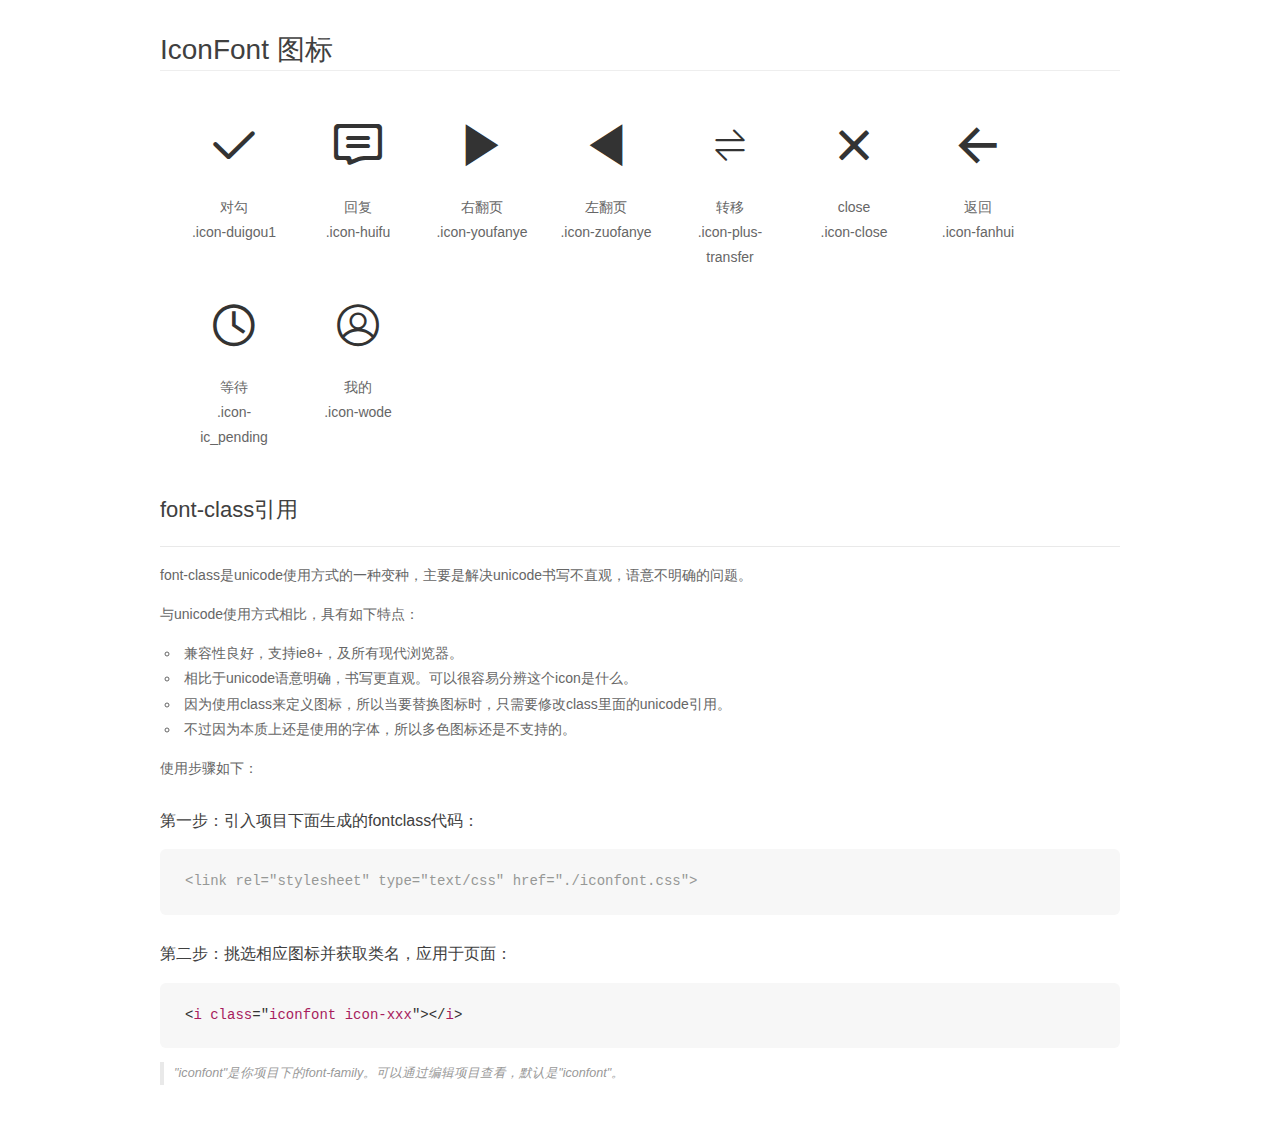
<file: hlhlo-cloud-framework-wx/src/main/resources/static/font-icon/demo_fontclass.html>
<!DOCTYPE html>
<html>
<head>
    <meta charset="utf-8"/>
    <title>IconFont</title>
    <link rel="stylesheet" href="demo.css">
    <link rel="stylesheet" href="iconfont.css">
</head>
<body>
    <div class="main markdown">
        <h1>IconFont 图标</h1>
        <ul class="icon_lists clear">
            
                <li>
                <i class="icon iconfont icon-duigou1"></i>
                    <div class="name">对勾</div>
                    <div class="fontclass">.icon-duigou1</div>
                </li>
            
                <li>
                <i class="icon iconfont icon-huifu"></i>
                    <div class="name">回复</div>
                    <div class="fontclass">.icon-huifu</div>
                </li>
            
                <li>
                <i class="icon iconfont icon-youfanye"></i>
                    <div class="name">右翻页</div>
                    <div class="fontclass">.icon-youfanye</div>
                </li>
            
                <li>
                <i class="icon iconfont icon-zuofanye"></i>
                    <div class="name">左翻页</div>
                    <div class="fontclass">.icon-zuofanye</div>
                </li>
            
                <li>
                <i class="icon iconfont icon-plus-transfer"></i>
                    <div class="name">转移</div>
                    <div class="fontclass">.icon-plus-transfer</div>
                </li>
            
                <li>
                <i class="icon iconfont icon-close"></i>
                    <div class="name">close</div>
                    <div class="fontclass">.icon-close</div>
                </li>
            
                <li>
                <i class="icon iconfont icon-fanhui"></i>
                    <div class="name">返回</div>
                    <div class="fontclass">.icon-fanhui</div>
                </li>
            
                <li>
                <i class="icon iconfont icon-ic_pending"></i>
                    <div class="name">等待</div>
                    <div class="fontclass">.icon-ic_pending</div>
                </li>
            
                <li>
                <i class="icon iconfont icon-wode"></i>
                    <div class="name">我的</div>
                    <div class="fontclass">.icon-wode</div>
                </li>
            
        </ul>

        <h2 id="font-class-">font-class引用</h2>
        <hr>

        <p>font-class是unicode使用方式的一种变种，主要是解决unicode书写不直观，语意不明确的问题。</p>
        <p>与unicode使用方式相比，具有如下特点：</p>
        <ul>
        <li>兼容性良好，支持ie8+，及所有现代浏览器。</li>
        <li>相比于unicode语意明确，书写更直观。可以很容易分辨这个icon是什么。</li>
        <li>因为使用class来定义图标，所以当要替换图标时，只需要修改class里面的unicode引用。</li>
        <li>不过因为本质上还是使用的字体，所以多色图标还是不支持的。</li>
        </ul>
        <p>使用步骤如下：</p>
        <h3 id="-fontclass-">第一步：引入项目下面生成的fontclass代码：</h3>


        <pre><code class="lang-js hljs javascript"><span class="hljs-comment">&lt;link rel="stylesheet" type="text/css" href="./iconfont.css"&gt;</span></code></pre>
        <h3 id="-">第二步：挑选相应图标并获取类名，应用于页面：</h3>
        <pre><code class="lang-css hljs">&lt;<span class="hljs-selector-tag">i</span> <span class="hljs-selector-tag">class</span>="<span class="hljs-selector-tag">iconfont</span> <span class="hljs-selector-tag">icon-xxx</span>"&gt;&lt;/<span class="hljs-selector-tag">i</span>&gt;</code></pre>
        <blockquote>
        <p>"iconfont"是你项目下的font-family。可以通过编辑项目查看，默认是"iconfont"。</p>
        </blockquote>
    </div>
</body>
</html>
</file>
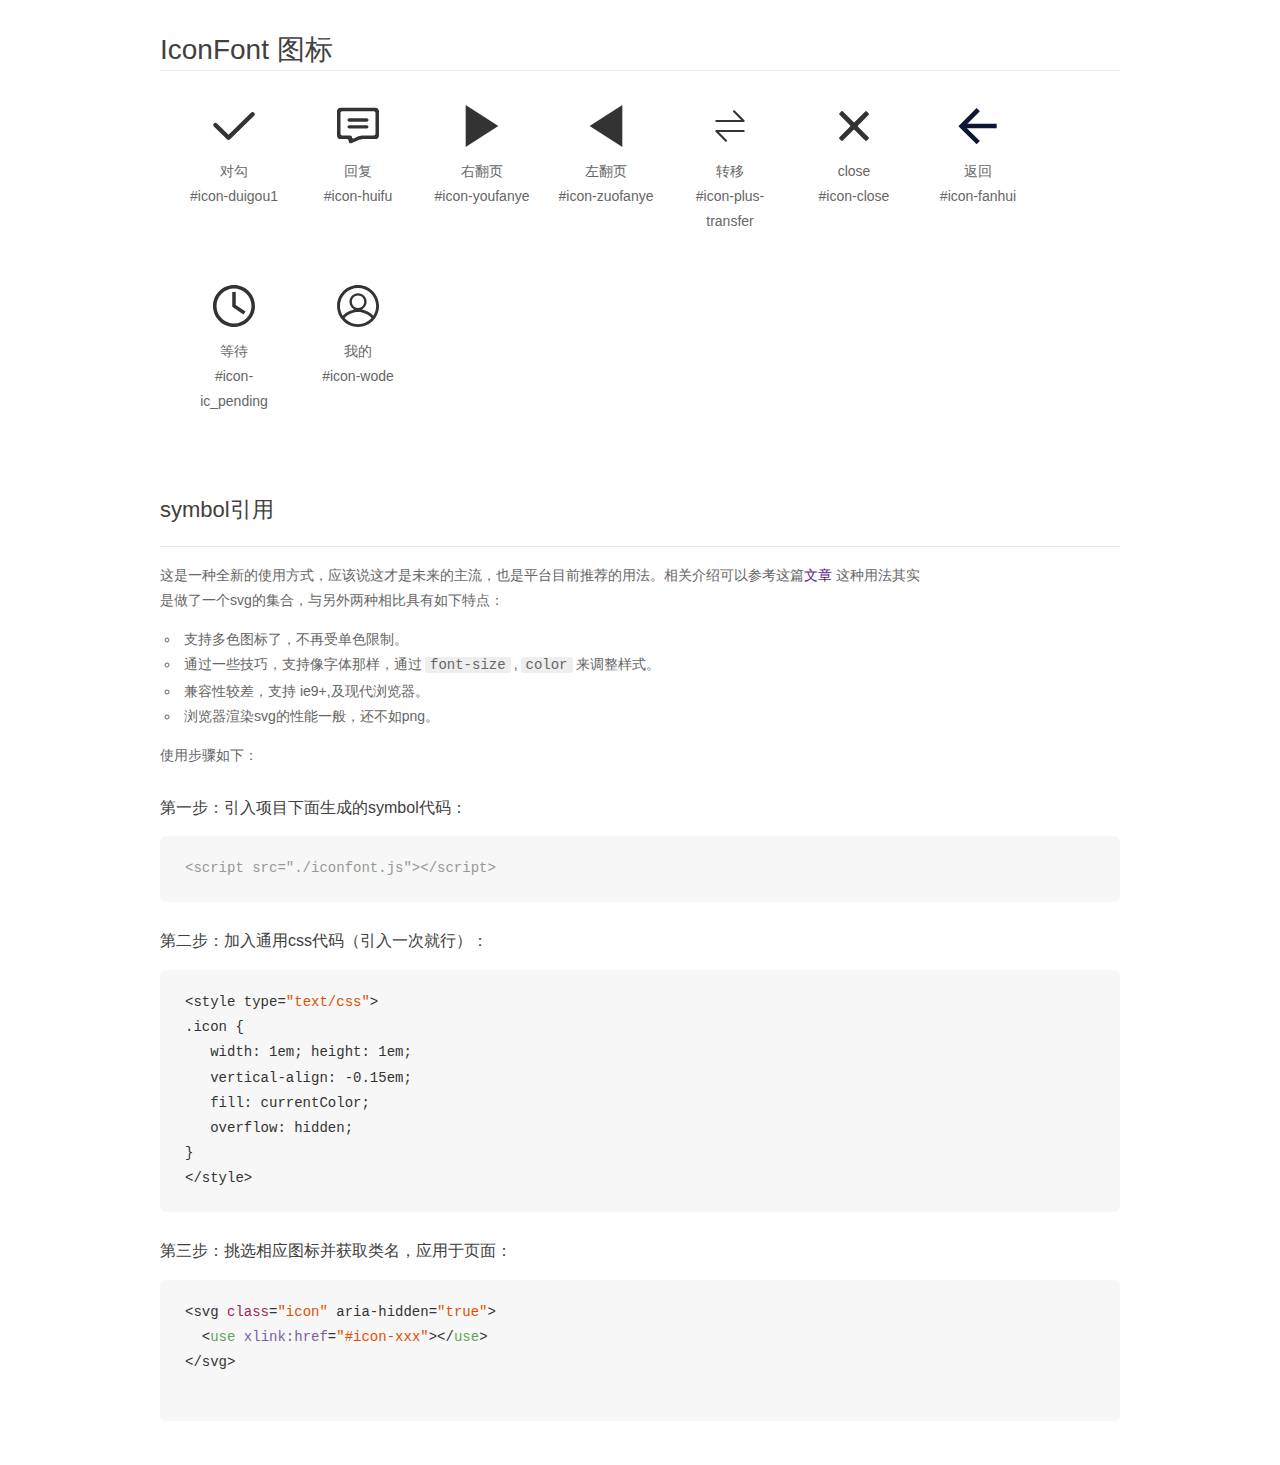
<file: hlhlo-cloud-framework-wx/src/main/resources/static/font-icon/demo_symbol.html>
<!DOCTYPE html>
<html>
<head>
    <meta charset="utf-8"/>
    <title>IconFont</title>
    <link rel="stylesheet" href="demo.css">
    <script src="iconfont.js"></script>

    <style type="text/css">
        .icon {
          /* 通过设置 font-size 来改变图标大小 */
          width: 1em; height: 1em;
          /* 图标和文字相邻时，垂直对齐 */
          vertical-align: -0.15em;
          /* 通过设置 color 来改变 SVG 的颜色/fill */
          fill: currentColor;
          /* path 和 stroke 溢出 viewBox 部分在 IE 下会显示
             normalize.css 中也包含这行 */
          overflow: hidden;
        }

    </style>
</head>
<body>
    <div class="main markdown">
        <h1>IconFont 图标</h1>
        <ul class="icon_lists clear">
            
                <li>
                    <svg class="icon" aria-hidden="true">
                        <use xlink:href="#icon-duigou1"></use>
                    </svg>
                    <div class="name">对勾</div>
                    <div class="fontclass">#icon-duigou1</div>
                </li>
            
                <li>
                    <svg class="icon" aria-hidden="true">
                        <use xlink:href="#icon-huifu"></use>
                    </svg>
                    <div class="name">回复</div>
                    <div class="fontclass">#icon-huifu</div>
                </li>
            
                <li>
                    <svg class="icon" aria-hidden="true">
                        <use xlink:href="#icon-youfanye"></use>
                    </svg>
                    <div class="name">右翻页</div>
                    <div class="fontclass">#icon-youfanye</div>
                </li>
            
                <li>
                    <svg class="icon" aria-hidden="true">
                        <use xlink:href="#icon-zuofanye"></use>
                    </svg>
                    <div class="name">左翻页</div>
                    <div class="fontclass">#icon-zuofanye</div>
                </li>
            
                <li>
                    <svg class="icon" aria-hidden="true">
                        <use xlink:href="#icon-plus-transfer"></use>
                    </svg>
                    <div class="name">转移</div>
                    <div class="fontclass">#icon-plus-transfer</div>
                </li>
            
                <li>
                    <svg class="icon" aria-hidden="true">
                        <use xlink:href="#icon-close"></use>
                    </svg>
                    <div class="name">close</div>
                    <div class="fontclass">#icon-close</div>
                </li>
            
                <li>
                    <svg class="icon" aria-hidden="true">
                        <use xlink:href="#icon-fanhui"></use>
                    </svg>
                    <div class="name">返回</div>
                    <div class="fontclass">#icon-fanhui</div>
                </li>
            
                <li>
                    <svg class="icon" aria-hidden="true">
                        <use xlink:href="#icon-ic_pending"></use>
                    </svg>
                    <div class="name">等待</div>
                    <div class="fontclass">#icon-ic_pending</div>
                </li>
            
                <li>
                    <svg class="icon" aria-hidden="true">
                        <use xlink:href="#icon-wode"></use>
                    </svg>
                    <div class="name">我的</div>
                    <div class="fontclass">#icon-wode</div>
                </li>
            
        </ul>


        <h2 id="symbol-">symbol引用</h2>
        <hr>

        <p>这是一种全新的使用方式，应该说这才是未来的主流，也是平台目前推荐的用法。相关介绍可以参考这篇<a href="">文章</a>
        这种用法其实是做了一个svg的集合，与另外两种相比具有如下特点：</p>
        <ul>
          <li>支持多色图标了，不再受单色限制。</li>
          <li>通过一些技巧，支持像字体那样，通过<code>font-size</code>,<code>color</code>来调整样式。</li>
          <li>兼容性较差，支持 ie9+,及现代浏览器。</li>
          <li>浏览器渲染svg的性能一般，还不如png。</li>
        </ul>
        <p>使用步骤如下：</p>
        <h3 id="-symbol-">第一步：引入项目下面生成的symbol代码：</h3>
        <pre><code class="lang-js hljs javascript"><span class="hljs-comment">&lt;script src="./iconfont.js"&gt;&lt;/script&gt;</span></code></pre>
        <h3 id="-css-">第二步：加入通用css代码（引入一次就行）：</h3>
        <pre><code class="lang-js hljs javascript">&lt;style type=<span class="hljs-string">"text/css"</span>&gt;
.icon {
   width: <span class="hljs-number">1</span>em; height: <span class="hljs-number">1</span>em;
   vertical-align: <span class="hljs-number">-0.15</span>em;
   fill: currentColor;
   overflow: hidden;
}
&lt;<span class="hljs-regexp">/style&gt;</span></code></pre>
        <h3 id="-">第三步：挑选相应图标并获取类名，应用于页面：</h3>
        <pre><code class="lang-js hljs javascript">&lt;svg <span class="hljs-class"><span class="hljs-keyword">class</span></span>=<span class="hljs-string">"icon"</span> aria-hidden=<span class="hljs-string">"true"</span>&gt;<span class="xml"><span class="hljs-tag">
  &lt;<span class="hljs-name">use</span> <span class="hljs-attr">xlink:href</span>=<span class="hljs-string">"#icon-xxx"</span>&gt;</span><span class="hljs-tag">&lt;/<span class="hljs-name">use</span>&gt;</span>
</span>&lt;<span class="hljs-regexp">/svg&gt;
        </span></code></pre>
    </div>
</body>
</html>
</file>
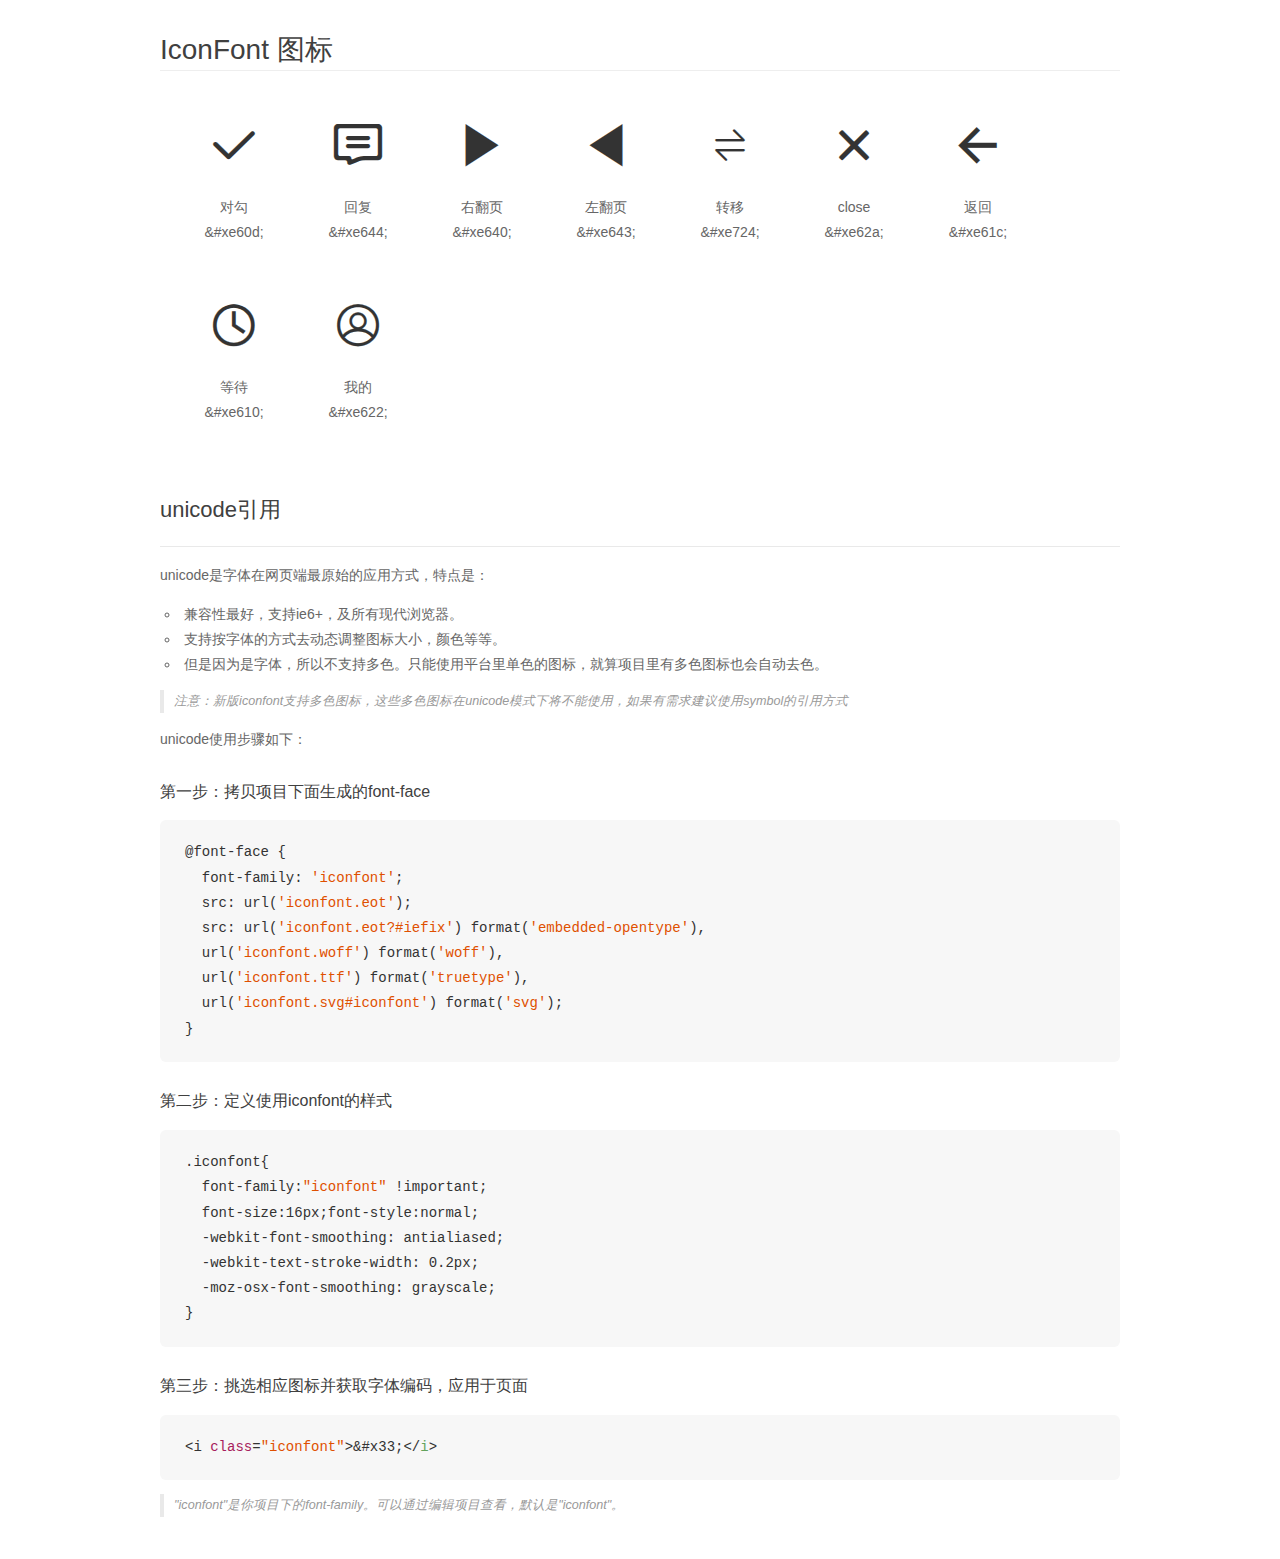
<file: hlhlo-cloud-framework-wx/src/main/resources/static/font-icon/demo_unicode.html>
<!DOCTYPE html>
<html>
<head>
    <meta charset="utf-8"/>
    <title>IconFont</title>
    <link rel="stylesheet" href="demo.css">

    <style type="text/css">

        @font-face {font-family: "iconfont";
          src: url('iconfont.eot'); /* IE9*/
          src: url('iconfont.eot#iefix') format('embedded-opentype'), /* IE6-IE8 */
          url('iconfont.woff') format('woff'), /* chrome, firefox */
          url('iconfont.ttf') format('truetype'), /* chrome, firefox, opera, Safari, Android, iOS 4.2+*/
          url('iconfont.svg#iconfont') format('svg'); /* iOS 4.1- */
        }

        .iconfont {
          font-family:"iconfont" !important;
          font-size:16px;
          font-style:normal;
          -webkit-font-smoothing: antialiased;
          -webkit-text-stroke-width: 0.2px;
          -moz-osx-font-smoothing: grayscale;
        }

    </style>
</head>
<body>
    <div class="main markdown">
        <h1>IconFont 图标</h1>
        <ul class="icon_lists clear">
            
                <li>
                <i class="icon iconfont">&#xe60d;</i>
                    <div class="name">对勾</div>
                    <div class="code">&amp;#xe60d;</div>
                </li>
            
                <li>
                <i class="icon iconfont">&#xe644;</i>
                    <div class="name">回复</div>
                    <div class="code">&amp;#xe644;</div>
                </li>
            
                <li>
                <i class="icon iconfont">&#xe640;</i>
                    <div class="name">右翻页</div>
                    <div class="code">&amp;#xe640;</div>
                </li>
            
                <li>
                <i class="icon iconfont">&#xe643;</i>
                    <div class="name">左翻页</div>
                    <div class="code">&amp;#xe643;</div>
                </li>
            
                <li>
                <i class="icon iconfont">&#xe724;</i>
                    <div class="name">转移</div>
                    <div class="code">&amp;#xe724;</div>
                </li>
            
                <li>
                <i class="icon iconfont">&#xe62a;</i>
                    <div class="name">close</div>
                    <div class="code">&amp;#xe62a;</div>
                </li>
            
                <li>
                <i class="icon iconfont">&#xe61c;</i>
                    <div class="name">返回</div>
                    <div class="code">&amp;#xe61c;</div>
                </li>
            
                <li>
                <i class="icon iconfont">&#xe610;</i>
                    <div class="name">等待</div>
                    <div class="code">&amp;#xe610;</div>
                </li>
            
                <li>
                <i class="icon iconfont">&#xe622;</i>
                    <div class="name">我的</div>
                    <div class="code">&amp;#xe622;</div>
                </li>
            
        </ul>
        <h2 id="unicode-">unicode引用</h2>
        <hr>

        <p>unicode是字体在网页端最原始的应用方式，特点是：</p>
        <ul>
        <li>兼容性最好，支持ie6+，及所有现代浏览器。</li>
        <li>支持按字体的方式去动态调整图标大小，颜色等等。</li>
        <li>但是因为是字体，所以不支持多色。只能使用平台里单色的图标，就算项目里有多色图标也会自动去色。</li>
        </ul>
        <blockquote>
        <p>注意：新版iconfont支持多色图标，这些多色图标在unicode模式下将不能使用，如果有需求建议使用symbol的引用方式</p>
        </blockquote>
        <p>unicode使用步骤如下：</p>
        <h3 id="-font-face">第一步：拷贝项目下面生成的font-face</h3>
        <pre><code class="lang-js hljs javascript">@font-face {
  font-family: <span class="hljs-string">'iconfont'</span>;
  src: url(<span class="hljs-string">'iconfont.eot'</span>);
  src: url(<span class="hljs-string">'iconfont.eot?#iefix'</span>) format(<span class="hljs-string">'embedded-opentype'</span>),
  url(<span class="hljs-string">'iconfont.woff'</span>) format(<span class="hljs-string">'woff'</span>),
  url(<span class="hljs-string">'iconfont.ttf'</span>) format(<span class="hljs-string">'truetype'</span>),
  url(<span class="hljs-string">'iconfont.svg#iconfont'</span>) format(<span class="hljs-string">'svg'</span>);
}
</code></pre>
        <h3 id="-iconfont-">第二步：定义使用iconfont的样式</h3>
        <pre><code class="lang-js hljs javascript">.iconfont{
  font-family:<span class="hljs-string">"iconfont"</span> !important;
  font-size:<span class="hljs-number">16</span>px;font-style:normal;
  -webkit-font-smoothing: antialiased;
  -webkit-text-stroke-width: <span class="hljs-number">0.2</span>px;
  -moz-osx-font-smoothing: grayscale;
}
</code></pre>
        <h3 id="-">第三步：挑选相应图标并获取字体编码，应用于页面</h3>
        <pre><code class="lang-js hljs javascript">&lt;i <span class="hljs-class"><span class="hljs-keyword">class</span></span>=<span class="hljs-string">"iconfont"</span>&gt;&amp;#x33;<span class="xml"><span class="hljs-tag">&lt;/<span class="hljs-name">i</span>&gt;</span></span></code></pre>

        <blockquote>
        <p>"iconfont"是你项目下的font-family。可以通过编辑项目查看，默认是"iconfont"。</p>
        </blockquote>
    </div>


</body>
</html>
</file>
<file: hlhlo-cloud-framework-wx/src/main/resources/static/font-icon/iconfont.css>
@font-face {font-family: "iconfont";
  src: url('iconfont.eot?t=1541053974785'); /* IE9*/
  src: url('iconfont.eot?t=1541053974785#iefix') format('embedded-opentype'), /* IE6-IE8 */
  url('[data-uri]') format('woff'),
  url('iconfont.ttf?t=1541053974785') format('truetype'), /* chrome, firefox, opera, Safari, Android, iOS 4.2+*/
  url('iconfont.svg?t=1541053974785#iconfont') format('svg'); /* iOS 4.1- */
}

.iconfont {
  font-family:"iconfont" !important;
  font-size:16px;
  font-style:normal;
  -webkit-font-smoothing: antialiased;
  -moz-osx-font-smoothing: grayscale;
}

.icon-duigou1:before { content: "\e60d"; }

.icon-huifu:before { content: "\e644"; }

.icon-youfanye:before { content: "\e640"; }

.icon-zuofanye:before { content: "\e643"; }

.icon-plus-transfer:before { content: "\e724"; }

.icon-close:before { content: "\e62a"; }

.icon-fanhui:before { content: "\e61c"; }

.icon-ic_pending:before { content: "\e610"; }

.icon-wode:before { content: "\e622"; }
</file>
<file: hlhlo-cloud-framework-wx/src/main/resources/static/font-icon/demo.css>
*{margin: 0;padding: 0;list-style: none;}
/*
KISSY CSS Reset
理念：1. reset 的目的不是清除浏览器的默认样式，这仅是部分工作。清除和重置是紧密不可分的。
2. reset 的目的不是让默认样式在所有浏览器下一致，而是减少默认样式有可能带来的问题。
3. reset 期望提供一套普适通用的基础样式。但没有银弹，推荐根据具体需求，裁剪和修改后再使用。
特色：1. 适应中文；2. 基于最新主流浏览器。
维护：玉伯<lifesinger@gmail.com>, 正淳<ragecarrier@gmail.com>
 */

/** 清除内外边距 **/
body, h1, h2, h3, h4, h5, h6, hr, p, blockquote, /* structural elements 结构元素 */
dl, dt, dd, ul, ol, li, /* list elements 列表元素 */
pre, /* text formatting elements 文本格式元素 */
form, fieldset, legend, button, input, textarea, /* form elements 表单元素 */
th, td /* table elements 表格元素 */ {
  margin: 0;
  padding: 0;
}

/** 设置默认字体 **/
body,
button, input, select, textarea /* for ie */ {
  font: 12px/1.5 tahoma, arial, \5b8b\4f53, sans-serif;
}
h1, h2, h3, h4, h5, h6 { font-size: 100%; }
address, cite, dfn, em, var { font-style: normal; } /* 将斜体扶正 */
code, kbd, pre, samp { font-family: courier new, courier, monospace; } /* 统一等宽字体 */
small { font-size: 12px; } /* 小于 12px 的中文很难阅读，让 small 正常化 */

/** 重置列表元素 **/
ul, ol { list-style: none; }

/** 重置文本格式元素 **/
a { text-decoration: none; }
a:hover { text-decoration: underline; }


/** 重置表单元素 **/
legend { color: #000; } /* for ie6 */
fieldset, img { border: 0; } /* img 搭车：让链接里的 img 无边框 */
button, input, select, textarea { font-size: 100%; } /* 使得表单元素在 ie 下能继承字体大小 */
/* 注：optgroup 无法扶正 */

/** 重置表格元素 **/
table { border-collapse: collapse; border-spacing: 0; }

/* 清除浮动 */
.ks-clear:after, .clear:after {
  content: '\20';
  display: block;
  height: 0;
  clear: both;
}
.ks-clear, .clear {
  *zoom: 1;
}

.main {
  padding: 30px 100px;
width: 960px;
margin: 0 auto;
}
.main h1{font-size:36px; color:#333; text-align:left;margin-bottom:30px; border-bottom: 1px solid #eee;}

.helps{margin-top:40px;}
.helps pre{
  padding:20px;
  margin:10px 0;
  border:solid 1px #e7e1cd;
  background-color: #fffdef;
  overflow: auto;
}

.icon_lists{
  width: 100% !important;

}

.icon_lists li{
  float:left;
  width: 100px;
  height:180px;
  text-align: center;
  list-style: none !important;
}
.icon_lists .icon{
  font-size: 42px;
  line-height: 100px;
  margin: 10px 0;
  color:#333;
  -webkit-transition: font-size 0.25s ease-out 0s;
  -moz-transition: font-size 0.25s ease-out 0s;
  transition: font-size 0.25s ease-out 0s;

}
.icon_lists .icon:hover{
  font-size: 100px;
}



.markdown {
  color: #666;
  font-size: 14px;
  line-height: 1.8;
}

.highlight {
  line-height: 1.5;
}

.markdown img {
  vertical-align: middle;
  max-width: 100%;
}

.markdown h1 {
  color: #404040;
  font-weight: 500;
  line-height: 40px;
  margin-bottom: 24px;
}

.markdown h2,
.markdown h3,
.markdown h4,
.markdown h5,
.markdown h6 {
  color: #404040;
  margin: 1.6em 0 0.6em 0;
  font-weight: 500;
  clear: both;
}

.markdown h1 {
  font-size: 28px;
}

.markdown h2 {
  font-size: 22px;
}

.markdown h3 {
  font-size: 16px;
}

.markdown h4 {
  font-size: 14px;
}

.markdown h5 {
  font-size: 12px;
}

.markdown h6 {
  font-size: 12px;
}

.markdown hr {
  height: 1px;
  border: 0;
  background: #e9e9e9;
  margin: 16px 0;
  clear: both;
}

.markdown p,
.markdown pre {
  margin: 1em 0;
}

.markdown > p,
.markdown > blockquote,
.markdown > .highlight,
.markdown > ol,
.markdown > ul {
  width: 80%;
}

.markdown ul > li {
  list-style: circle;
}

.markdown > ul li,
.markdown blockquote ul > li {
  margin-left: 20px;
  padding-left: 4px;
}

.markdown > ul li p,
.markdown > ol li p {
  margin: 0.6em 0;
}

.markdown ol > li {
  list-style: decimal;
}

.markdown > ol li,
.markdown blockquote ol > li {
  margin-left: 20px;
  padding-left: 4px;
}

.markdown code {
  margin: 0 3px;
  padding: 0 5px;
  background: #eee;
  border-radius: 3px;
}

.markdown pre {
  border-radius: 6px;
  background: #f7f7f7;
  padding: 20px;
}

.markdown pre code {
  border: none;
  background: #f7f7f7;
  margin: 0;
}

.markdown strong,
.markdown b {
  font-weight: 600;
}

.markdown > table {
  border-collapse: collapse;
  border-spacing: 0px;
  empty-cells: show;
  border: 1px solid #e9e9e9;
  width: 95%;
  margin-bottom: 24px;
}

.markdown > table th {
  white-space: nowrap;
  color: #333;
  font-weight: 600;

}

.markdown > table th,
.markdown > table td {
  border: 1px solid #e9e9e9;
  padding: 8px 16px;
  text-align: left;
}

.markdown > table th {
  background: #F7F7F7;
}

.markdown blockquote {
  font-size: 90%;
  color: #999;
  border-left: 4px solid #e9e9e9;
  padding-left: 0.8em;
  margin: 1em 0;
  font-style: italic;
}

.markdown blockquote p {
  margin: 0;
}

.markdown .anchor {
  opacity: 0;
  transition: opacity 0.3s ease;
  margin-left: 8px;
}

.markdown .waiting {
  color: #ccc;
}

.markdown h1:hover .anchor,
.markdown h2:hover .anchor,
.markdown h3:hover .anchor,
.markdown h4:hover .anchor,
.markdown h5:hover .anchor,
.markdown h6:hover .anchor {
  opacity: 1;
  display: inline-block;
}

.markdown > br,
.markdown > p > br {
  clear: both;
}


.hljs {
  display: block;
  background: white;
  padding: 0.5em;
  color: #333333;
  overflow-x: auto;
}

.hljs-comment,
.hljs-meta {
  color: #969896;
}

.hljs-string,
.hljs-variable,
.hljs-template-variable,
.hljs-strong,
.hljs-emphasis,
.hljs-quote {
  color: #df5000;
}

.hljs-keyword,
.hljs-selector-tag,
.hljs-type {
  color: #a71d5d;
}

.hljs-literal,
.hljs-symbol,
.hljs-bullet,
.hljs-attribute {
  color: #0086b3;
}

.hljs-section,
.hljs-name {
  color: #63a35c;
}

.hljs-tag {
  color: #333333;
}

.hljs-title,
.hljs-attr,
.hljs-selector-id,
.hljs-selector-class,
.hljs-selector-attr,
.hljs-selector-pseudo {
  color: #795da3;
}

.hljs-addition {
  color: #55a532;
  background-color: #eaffea;
}

.hljs-deletion {
  color: #bd2c00;
  background-color: #ffecec;
}

.hljs-link {
  text-decoration: underline;
}

pre{
  background: #fff;
}
</file>
